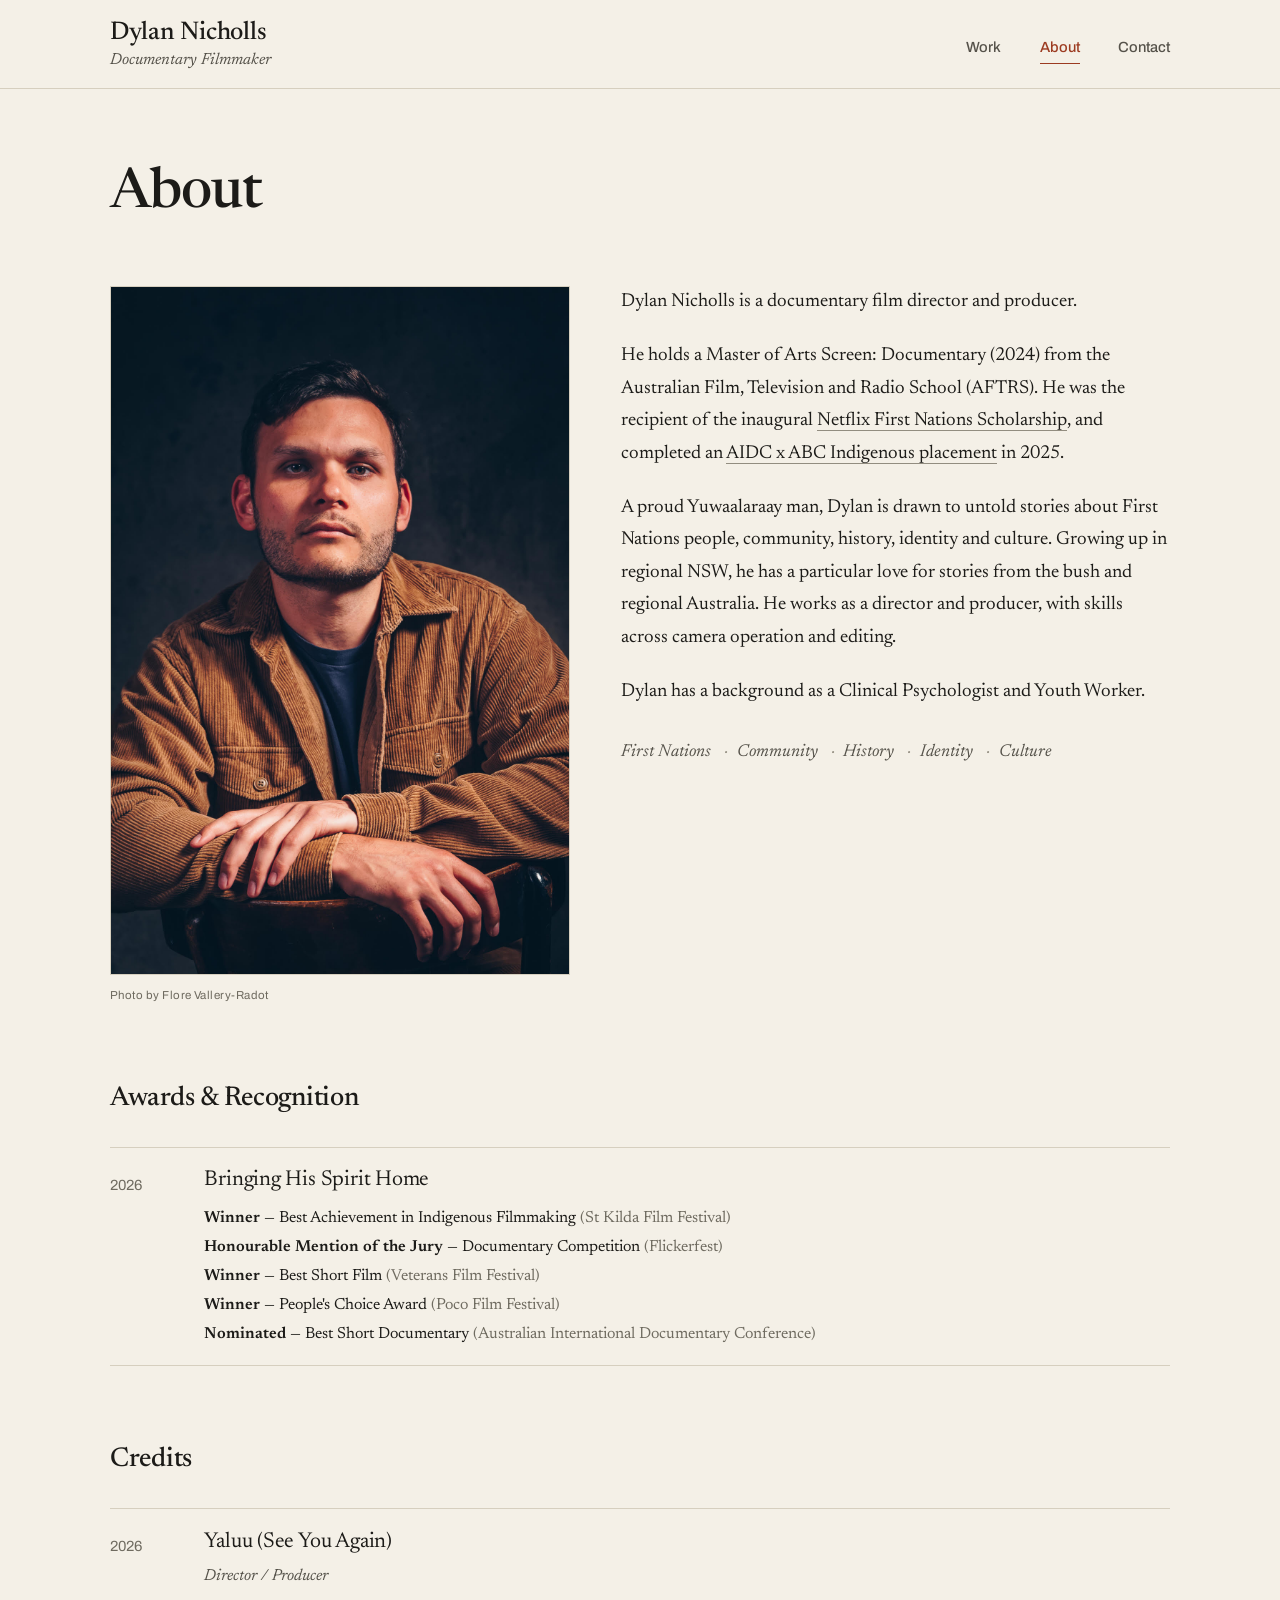
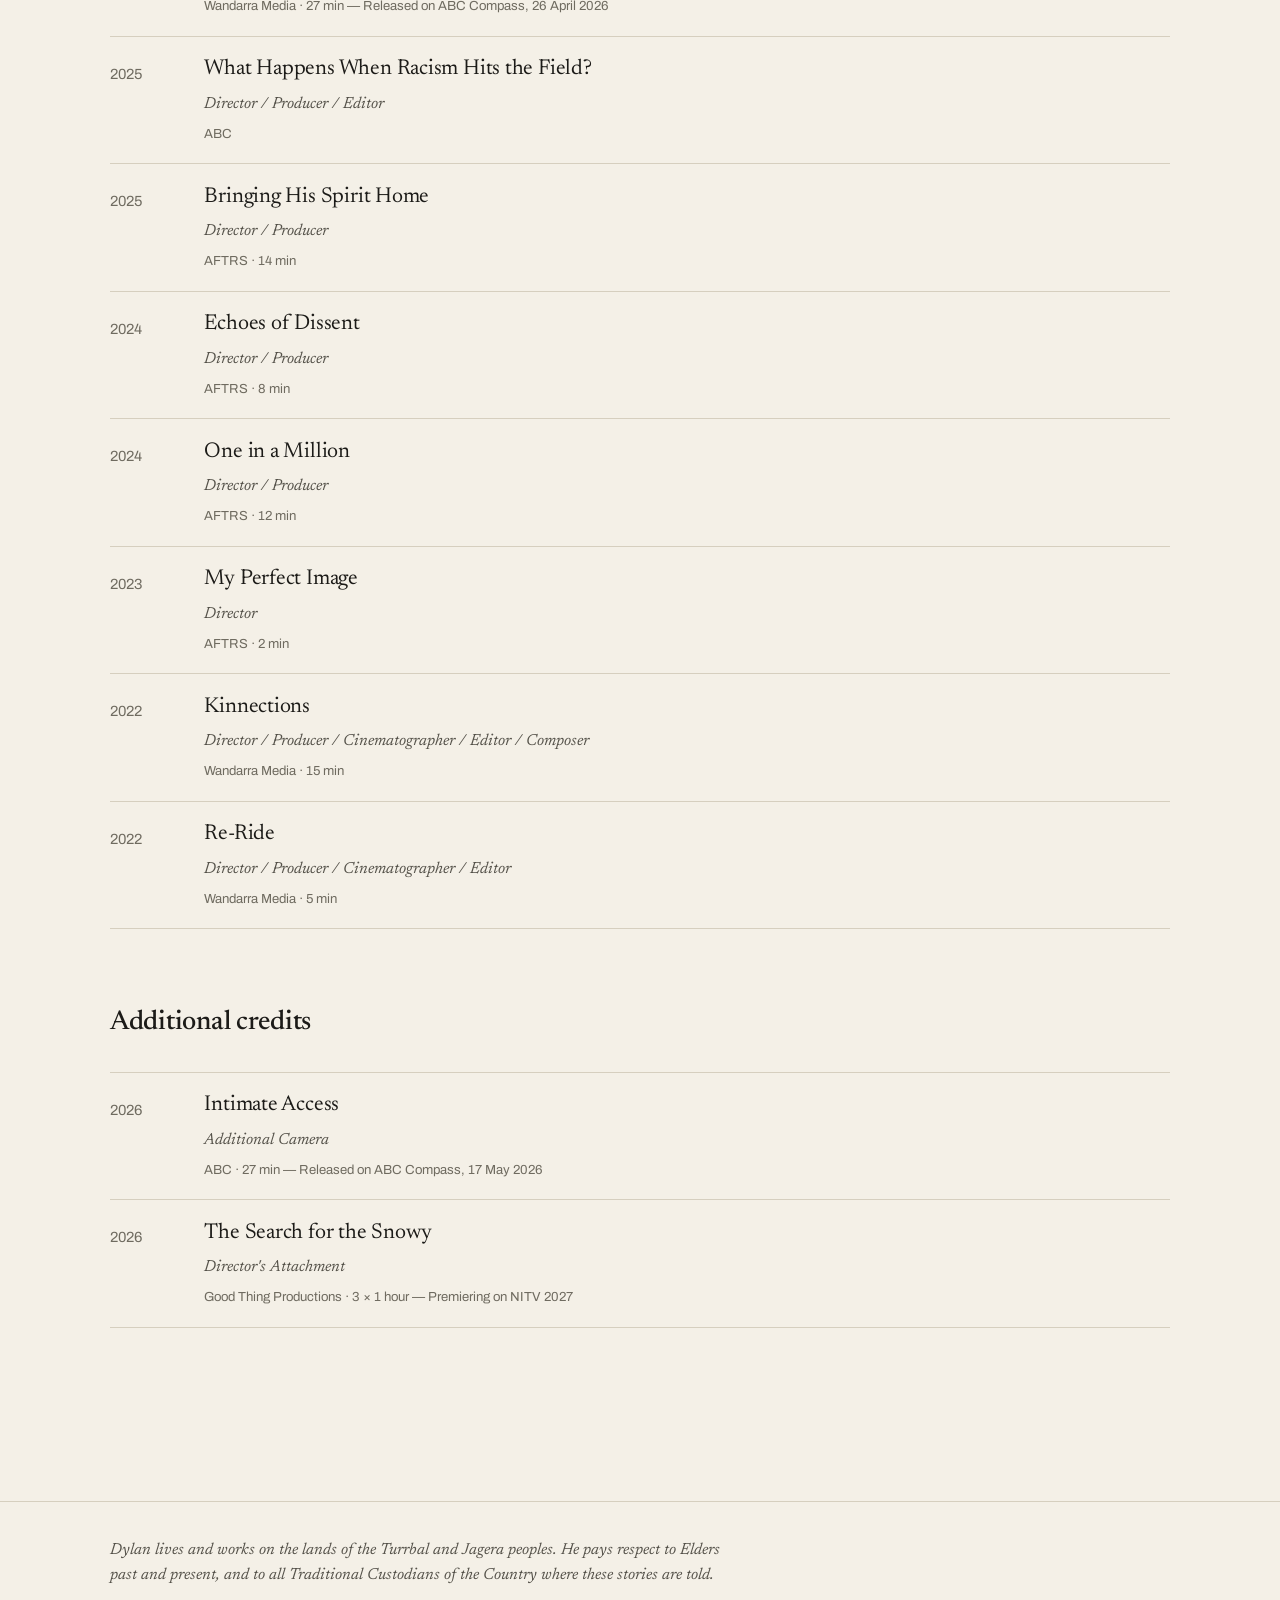
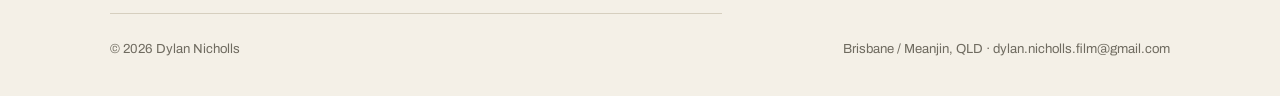
<file: about.html>
<!DOCTYPE html>
<html lang="en">
<head>
  <meta charset="UTF-8">
  <meta http-equiv="Cache-Control" content="no-cache">
  <meta name="viewport" content="width=device-width, initial-scale=1.0">
  <title>About — Dylan Nicholls</title>
  <meta name="description" content="Dylan Nicholls is a Yuwaalaraay documentary film director and producer, and founder of Wandarra Media. MA Screen: Documentary (AFTRS, 2024); inaugural Netflix First Nations Scholarship recipient.">

  <link rel="preconnect" href="https://fonts.googleapis.com">
  <link rel="preconnect" href="https://fonts.gstatic.com" crossorigin>
  <link href="https://fonts.googleapis.com/css2?family=Newsreader:ital,opsz,wght@0,6..72,400;0,6..72,500;0,6..72,600;1,6..72,400;1,6..72,500&family=Archivo:wght@400;500;600&display=swap" rel="stylesheet">
  <script>document.write('<link rel="stylesheet" href="css/style.css?v=' + Date.now() + '">');</script>
  <noscript><link rel="stylesheet" href="css/style.css"></noscript>
</head>
<body>
  <header class="site-header">
    <div class="wrap">
      <a class="brand" href="index.html">
        <span class="name">Dylan Nicholls</span>
        <span class="role">Documentary Filmmaker</span>
      </a>
      <nav class="main-nav" aria-label="Primary">
        <a href="index.html">Work</a>
        <a href="about.html" aria-current="page">About</a>
        <a href="contact.html">Contact</a>
      </nav>
    </div>
  </header>

  <main>
    <div class="wrap">
      <div class="page-head">
        <h1>About</h1>
      </div>

      <div class="about-intro">
        <div class="about-portrait">
          <img src="images/dylan-nicholls.jpg" alt="Portrait of Dylan Nicholls">
          <p class="photo-credit">Photo by Flore Vallery-Radot</p>
        </div>

      <div class="prose">
        <p>Dylan Nicholls is a documentary film director and producer.</p>

        <p>He holds a Master of Arts Screen: Documentary (2024) from the Australian Film, Television and Radio School (AFTRS). He was the recipient of the inaugural <a href="https://www.aftrs.edu.au/news/2023/aftrs-announces-first-three-recipients-of-netflix-indigenous-scholarship-fund/" target="_blank" rel="noopener">Netflix First Nations Scholarship</a>, and completed an <a href="https://www.abc.net.au/about/media-centre/press-releases/abc-aidc-names-recipient-of-2025-indigenous-documentary-placemen/105321792" target="_blank" rel="noopener">AIDC x ABC Indigenous placement</a> in 2025.</p>

        <p>A proud Yuwaalaraay man, Dylan is drawn to untold stories about First Nations people, community, history, identity and culture. Growing up in regional NSW, he has a particular love for stories from the bush and regional Australia. He works as a director and producer, with skills across camera operation and editing.</p>

        <p>Dylan has a background as a Clinical Psychologist and Youth Worker.</p>

        <div class="tags">
          <span>First Nations</span>
          <span>Community</span>
          <span>History</span>
          <span>Identity</span>
          <span>Culture</span>
        </div>
      </div>
      </div>

      <section class="credits">
        <h2>Awards &amp; Recognition</h2>
        <div id="awards-list"></div>
      </section>

      <section class="credits">
        <h2>Credits</h2>
        <div id="credits-list"></div>
      </section>

      <section class="credits">
        <h2>Additional credits</h2>
        <div id="extra-credits-list"></div>
      </section>
    </div>
  </main>

  <footer class="site-footer">
    <div class="wrap">
      <p class="acknowledgement">Dylan lives and works on the lands of the Turrbal and Jagera peoples. He pays respect to Elders past and present, and to all Traditional Custodians of the Country where these stories are told.</p>
      <div class="footer-row">
        <span>© <span id="yr"></span> Dylan Nicholls</span>
        <span>Brisbane / Meanjin, QLD · <a href="mailto:dylan.nicholls.film@gmail.com">dylan.nicholls.film@gmail.com</a></span>
      </div>
    </div>
  </footer>

  <!-- Load film data + renderer, cache-busted so your edits to films.js
       always show on reload (no stale cached copy). -->
  <script>
    (function () {
      var v = Date.now();
      document.write('<scr' + 'ipt src="js/films.js?v=' + v + '"><\/scr' + 'ipt>');
      document.write('<scr' + 'ipt src="js/main.js?v=' + v + '"><\/scr' + 'ipt>');
    })();
  </script>
  <script>document.getElementById("yr").textContent = new Date().getFullYear();</script>
</body>
</html>
</file>
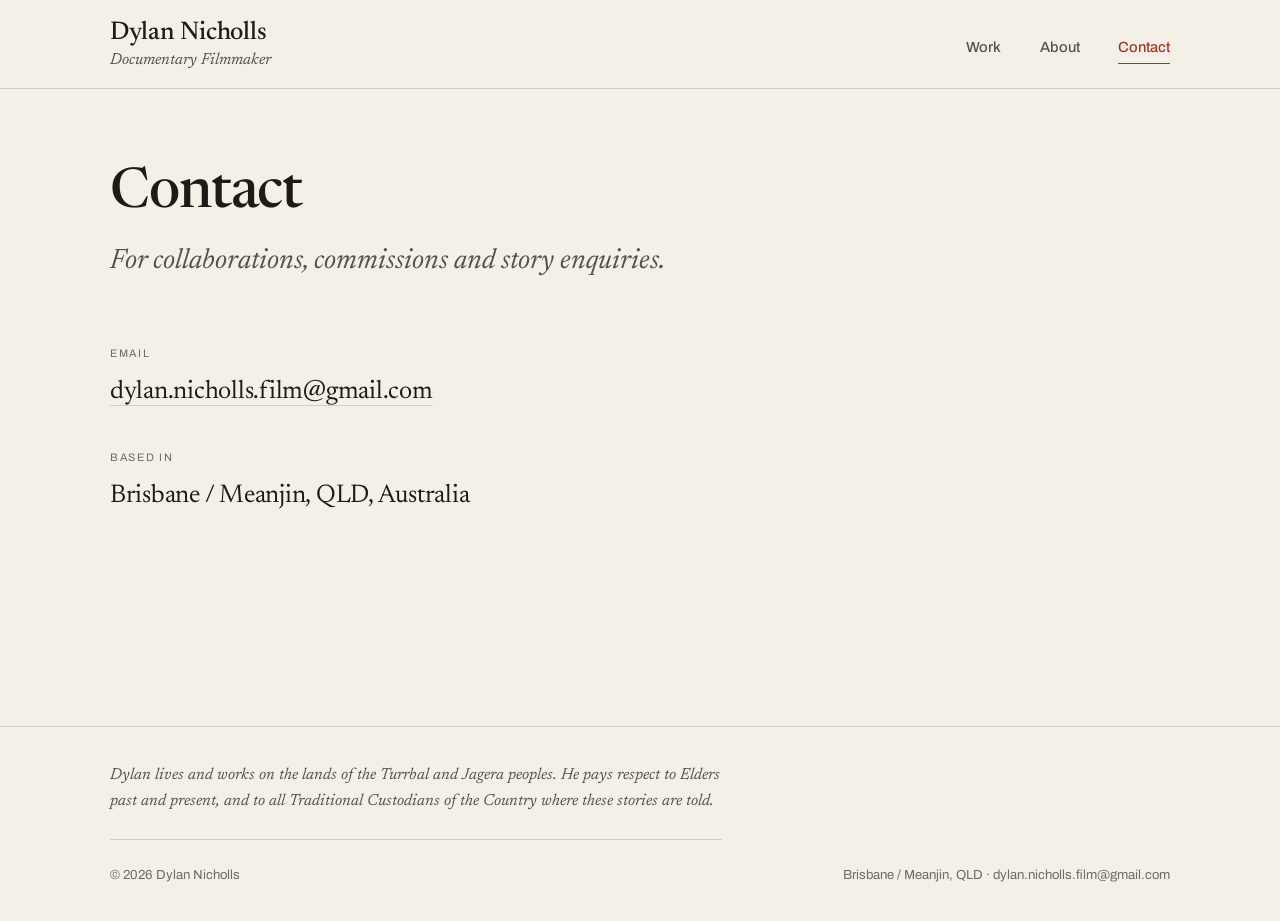
<file: contact.html>
<!DOCTYPE html>
<html lang="en">
<head>
  <meta charset="UTF-8">
  <meta http-equiv="Cache-Control" content="no-cache">
  <meta name="viewport" content="width=device-width, initial-scale=1.0">
  <title>Contact — Dylan Nicholls</title>
  <meta name="description" content="Get in touch with documentary filmmaker Dylan Nicholls. Based in Brisbane / Meanjin, QLD, Australia.">

  <link rel="preconnect" href="https://fonts.googleapis.com">
  <link rel="preconnect" href="https://fonts.gstatic.com" crossorigin>
  <link href="https://fonts.googleapis.com/css2?family=Newsreader:ital,opsz,wght@0,6..72,400;0,6..72,500;0,6..72,600;1,6..72,400;1,6..72,500&family=Archivo:wght@400;500;600&display=swap" rel="stylesheet">
  <script>document.write('<link rel="stylesheet" href="css/style.css?v=' + Date.now() + '">');</script>
  <noscript><link rel="stylesheet" href="css/style.css"></noscript>
</head>
<body>
  <header class="site-header">
    <div class="wrap">
      <a class="brand" href="index.html">
        <span class="name">Dylan Nicholls</span>
        <span class="role">Documentary Filmmaker</span>
      </a>
      <nav class="main-nav" aria-label="Primary">
        <a href="index.html">Work</a>
        <a href="about.html">About</a>
        <a href="contact.html" aria-current="page">Contact</a>
      </nav>
    </div>
  </header>

  <main>
    <div class="wrap">
      <div class="page-head">
        <h1>Contact</h1>
        <p>For collaborations, commissions and story enquiries.</p>
      </div>

      <div class="contact-block">
        <div class="contact-item">
          <div class="label">Email</div>
          <a class="value" href="mailto:dylan.nicholls.film@gmail.com">dylan.nicholls.film@gmail.com</a>
        </div>
        <div class="contact-item">
          <div class="label">Based in</div>
          <div class="value">Brisbane / Meanjin, QLD, Australia</div>
        </div>
      </div>
    </div>
  </main>

  <footer class="site-footer">
    <div class="wrap">
      <p class="acknowledgement">Dylan lives and works on the lands of the Turrbal and Jagera peoples. He pays respect to Elders past and present, and to all Traditional Custodians of the Country where these stories are told.</p>
      <div class="footer-row">
        <span>© <span id="yr"></span> Dylan Nicholls</span>
        <span>Brisbane / Meanjin, QLD · <a href="mailto:dylan.nicholls.film@gmail.com">dylan.nicholls.film@gmail.com</a></span>
      </div>
    </div>
  </footer>

  <script>document.getElementById("yr").textContent = new Date().getFullYear();</script>
</body>
</html>
</file>
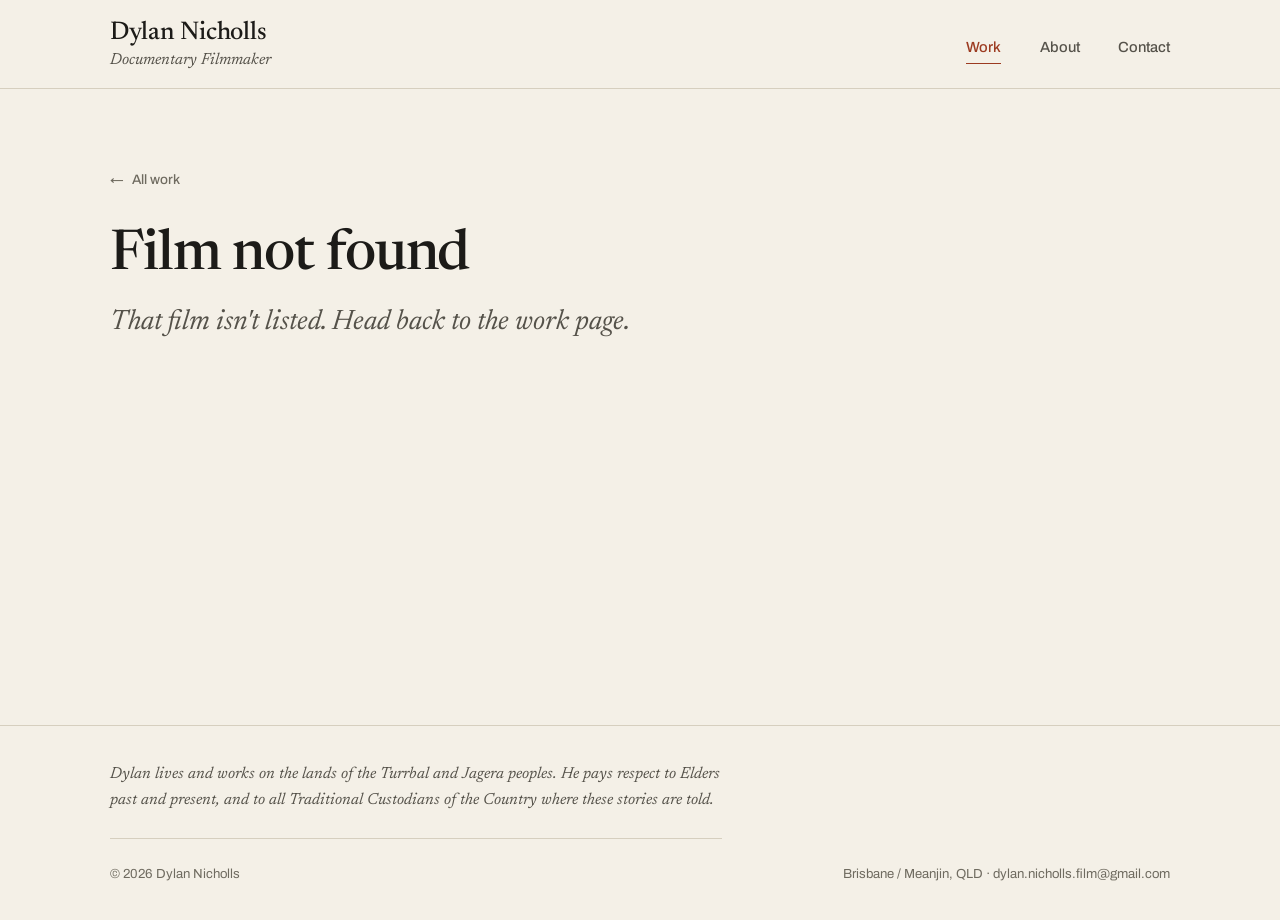
<file: film.html>
<!DOCTYPE html>
<html lang="en">
<head>
  <meta charset="UTF-8">
  <meta http-equiv="Cache-Control" content="no-cache">
  <meta name="viewport" content="width=device-width, initial-scale=1.0">
  <title>Film — Dylan Nicholls</title>
  <meta name="description" content="A documentary film by Dylan Nicholls.">

  <link rel="preconnect" href="https://fonts.googleapis.com">
  <link rel="preconnect" href="https://fonts.gstatic.com" crossorigin>
  <link href="https://fonts.googleapis.com/css2?family=Newsreader:ital,opsz,wght@0,6..72,400;0,6..72,500;0,6..72,600;1,6..72,400;1,6..72,500&family=Archivo:wght@400;500;600&display=swap" rel="stylesheet">
  <script>document.write('<link rel="stylesheet" href="css/style.css?v=' + Date.now() + '">');</script>
  <noscript><link rel="stylesheet" href="css/style.css"></noscript>
</head>
<body>
  <header class="site-header">
    <div class="wrap">
      <a class="brand" href="index.html">
        <span class="name">Dylan Nicholls</span>
        <span class="role">Documentary Filmmaker</span>
      </a>
      <nav class="main-nav" aria-label="Primary">
        <a href="index.html" aria-current="page">Work</a>
        <a href="about.html">About</a>
        <a href="contact.html">Contact</a>
      </nav>
    </div>
  </header>

  <main>
    <div class="wrap">
      <article id="film-detail"></article>
    </div>
  </main>

  <footer class="site-footer">
    <div class="wrap">
      <p class="acknowledgement">Dylan lives and works on the lands of the Turrbal and Jagera peoples. He pays respect to Elders past and present, and to all Traditional Custodians of the Country where these stories are told.</p>
      <div class="footer-row">
        <span>© <span id="yr"></span> Dylan Nicholls</span>
        <span>Brisbane / Meanjin, QLD · <a href="mailto:dylan.nicholls.film@gmail.com">dylan.nicholls.film@gmail.com</a></span>
      </div>
    </div>
  </footer>

  <!-- Load film data + renderer, cache-busted so your edits to films.js
       always show on reload (no stale cached copy). -->
  <script>
    (function () {
      var v = Date.now();
      document.write('<scr' + 'ipt src="js/films.js?v=' + v + '"><\/scr' + 'ipt>');
      document.write('<scr' + 'ipt src="js/main.js?v=' + v + '"><\/scr' + 'ipt>');
    })();
  </script>
  <script>document.getElementById("yr").textContent = new Date().getFullYear();</script>
</body>
</html>
</file>
<file: css/style.css>
/* =============================================================================
   DYLAN NICHOLLS — DOCUMENTARY FILMMAKER
   Editorial / print aesthetic — warm paper, ink, image-led.
   =========================================================================== */

:root {
  --paper:   #f4f0e7;   /* warm off-white ground */
  --paper-2: #ebe5d8;   /* recessed wells (players, placeholders) */
  --ink:     #1c1b18;   /* near-black, warm */
  --ink-2:   #55524a;   /* secondary text */
  --muted:   #6f6b60;   /* metadata */
  --faint:   #97928574; /* hairline-adjacent labels */
  --faint-s: #928d80;   /* solid faint text */
  --line:    #d6cfbf;   /* warm hairline */
  --accent:  #9c3b21;   /* rust — used sparingly for interaction */

  --max: 1180px;

  /* Type.
     --display drives the big headlines (name, page titles, film titles,
     section headings). --serif is the reading/body face. --sans is for
     labels, nav and metadata. Swap --display to change the site's voice. */
  --display: "Newsreader", Georgia, "Times New Roman", serif;
  --serif:   "Newsreader", Georgia, "Times New Roman", serif;
  --sans:    "Archivo", system-ui, -apple-system, BlinkMacSystemFont, sans-serif;

  color-scheme: light;
}

* { box-sizing: border-box; }
html { -webkit-text-size-adjust: 100%; }

body {
  margin: 0;
  background: var(--paper);
  color: var(--ink);
  font-family: var(--serif);
  font-size: 18px;
  line-height: 1.65;
  font-optical-sizing: auto;
  -webkit-font-smoothing: antialiased;
  text-rendering: optimizeLegibility;
}

img { max-width: 100%; display: block; }
a { color: inherit; text-decoration: none; }
::selection { background: rgba(156, 59, 33, 0.16); }

.wrap {
  width: 100%;
  max-width: var(--max);
  margin: 0 auto;
  padding-inline: clamp(1.25rem, 5vw, 3.75rem);
}

/* ---- Masthead ----------------------------------------------------------- */
.site-header {
  position: sticky;
  top: 0;
  z-index: 20;
  background: rgba(244, 240, 231, 0.9);
  backdrop-filter: blur(8px);
  -webkit-backdrop-filter: blur(8px);
  border-bottom: 1px solid var(--line);
}
.site-header .wrap {
  display: flex;
  align-items: flex-end;
  justify-content: space-between;
  gap: 1.5rem;
  padding-block: 1.25rem;
  flex-wrap: wrap;
}
.brand { display: flex; flex-direction: column; line-height: 1.05; }
.brand .name {
  font-family: var(--display);
  font-weight: 500;
  font-size: 1.6rem;
  letter-spacing: -0.01em;
}
.brand .role {
  font-family: var(--serif);
  font-style: italic;
  font-size: 1rem;
  color: var(--ink-2);
  margin-top: 0.3rem;
}
nav.main-nav {
  display: flex;
  gap: clamp(1.2rem, 3vw, 2.4rem);
  font-family: var(--sans);
  font-size: 0.92rem;
  font-weight: 500;
  padding-bottom: 0.3rem;
}
nav.main-nav a {
  color: var(--ink-2);
  padding-bottom: 3px;
  border-bottom: 1.5px solid transparent;
  transition: color 0.18s ease, border-color 0.18s ease;
}
nav.main-nav a:hover { color: var(--ink); }
nav.main-nav a[aria-current="page"] {
  color: var(--accent);
  border-bottom-color: var(--accent);
}

/* ---- Page rhythm -------------------------------------------------------- */
main { padding-block: clamp(2.75rem, 6vw, 5.5rem); min-height: 60vh; }

.page-head { margin-bottom: clamp(2.5rem, 6vw, 4rem); }
.page-head h1 {
  font-family: var(--display);
  font-weight: 500;
  font-size: clamp(2.3rem, 5vw, 3.5rem);
  line-height: 1.0;
  letter-spacing: -0.02em;
  margin: 0;
}
.page-head p {
  font-style: italic;
  color: var(--ink-2);
  margin: 1.15rem 0 0;
  font-size: clamp(1.4rem, 2.3vw, 1.75rem);
  line-height: 1.45;
}

/* ---- Work grid ---------------------------------------------------------- */
.grid {
  display: grid;
  grid-template-columns: repeat(2, 1fr);
  gap: clamp(2rem, 4vw, 3.5rem) clamp(2rem, 4vw, 3.25rem);
}
@media (max-width: 680px) { .grid { grid-template-columns: 1fr; } }

.card { display: block; }
.card .thumb {
  position: relative;
  aspect-ratio: 16 / 9;
  overflow: hidden;
  background: var(--paper-2);
  border: 1px solid var(--line);
}
.card .thumb img {
  width: 100%;
  height: 100%;
  object-fit: cover;
  transition: transform 0.7s cubic-bezier(0.2, 0.7, 0.2, 1);
}
.card:hover .thumb img { transform: scale(1.035); }

.thumb.placeholder {
  display: flex;
  align-items: center;
  justify-content: center;
  text-align: center;
  padding: 1.5rem;
}
.thumb.placeholder span {
  font-family: var(--serif);
  font-style: italic;
  font-size: 1.15rem;
  color: var(--faint-s);
}
.thumb .badge {
  position: absolute;
  left: 0;
  bottom: 0;
  z-index: 2;
  font-family: var(--sans);
  font-size: 0.62rem;
  font-weight: 600;
  letter-spacing: 0.14em;
  text-transform: uppercase;
  color: var(--paper);
  background: var(--ink);
  padding: 0.32rem 0.6rem;
}
.thumb.placeholder .badge { position: static; margin-top: 1rem; }

.card .meta { padding-top: 1rem; }
.card .meta h2 {
  font-family: var(--display);
  font-weight: 500;
  font-size: 1.5rem;
  margin: 0;
  line-height: 1.12;
  letter-spacing: -0.01em;
  transition: color 0.18s ease;
}
.card:hover .meta h2 { color: var(--accent); }
.card .meta h2 span { color: var(--muted) !important; font-weight: 400; }
.card .meta .sub {
  font-style: italic;
  color: var(--ink-2);
  font-size: 1rem;
  margin-top: 0.35rem;
}

/* ---- Commission / work-with-me band (home) ----------------------------- */
.commission {
  margin-top: clamp(3.5rem, 8vw, 6rem);
  border-top: 2px solid var(--ink);
  padding-top: clamp(2.25rem, 5vw, 3.25rem);
  max-width: 780px;
}
.commission h2 {
  font-family: var(--display);
  font-weight: 500;
  font-size: clamp(1.9rem, 4.5vw, 2.8rem);
  letter-spacing: -0.02em;
  line-height: 1.02;
  margin: 0 0 1.1rem;
}
.commission p {
  font-size: clamp(1.15rem, 2vw, 1.4rem);
  line-height: 1.55;
  color: var(--ink-2);
  margin: 0 0 1.85rem;
}
.commission-cta {
  display: inline-flex;
  align-items: center;
  gap: 0.5rem;
  font-family: var(--sans);
  font-size: 0.98rem;
  font-weight: 500;
  color: var(--ink);
  border-bottom: 1.5px solid var(--accent);
  padding-bottom: 3px;
  transition: color 0.18s ease, gap 0.18s ease;
}
.commission-cta:hover { color: var(--accent); gap: 0.85rem; }

/* ---- Film detail -------------------------------------------------------- */
.back {
  display: inline-flex;
  align-items: center;
  gap: 0.5rem;
  font-family: var(--sans);
  color: var(--muted);
  font-size: 0.85rem;
  font-weight: 500;
  margin-bottom: 2.25rem;
  transition: color 0.18s ease;
}
.back:hover { color: var(--accent); }
.back .arrow { transition: transform 0.18s ease; }
.back:hover .arrow { transform: translateX(-3px); }

.player {
  position: relative;
  aspect-ratio: 16 / 9;
  background: var(--paper-2);
  border: 1px solid var(--line);
  overflow: hidden;
}
.player iframe { width: 100%; height: 100%; border: 0; display: block; }
.player.placeholder {
  display: flex;
  align-items: center;
  justify-content: center;
  text-align: center;
  padding: 2rem;
}
.player-note {
  margin: 0.8rem 0 0;
  font-family: var(--sans);
  font-size: 0.72rem;
  letter-spacing: 0.14em;
  text-transform: uppercase;
  color: var(--muted);
}
.watch-btn {
  font-family: var(--sans);
  font-size: 0.85rem;
  font-weight: 500;
  color: var(--ink);
  border: 1px solid var(--ink);
  padding: 0.8rem 1.6rem;
  transition: background 0.2s ease, color 0.2s ease;
}
.watch-btn:hover { background: var(--ink); color: var(--paper); }

.film-body {
  display: grid;
  grid-template-columns: 1.7fr 1fr;
  gap: clamp(2rem, 5vw, 4.5rem);
  margin-top: clamp(2rem, 5vw, 3.25rem);
}
@media (max-width: 720px) { .film-body { grid-template-columns: 1fr; } }

.film-body h1 {
  font-family: var(--display);
  font-weight: 500;
  font-size: clamp(2.2rem, 5.5vw, 3.6rem);
  line-height: 1.0;
  letter-spacing: -0.02em;
  margin: 0 0 0.5rem;
}
.film-body .year {
  font-family: var(--sans);
  color: var(--muted);
  font-size: 0.95rem;
  letter-spacing: 0.02em;
}
.film-body .synopsis { margin-top: 1.6rem; color: var(--ink); }
.film-body .synopsis p { margin: 0 0 1.1rem; }
.film-body .synopsis p:first-child { font-size: 1.3rem; line-height: 1.5; color: var(--ink); }

.filmfacts { border-top: 2px solid var(--ink); padding-top: 1.4rem; }
.filmfacts dl { margin: 0; display: grid; gap: 1.2rem; }
.filmfacts dt {
  font-family: var(--sans);
  font-size: 0.66rem;
  letter-spacing: 0.16em;
  text-transform: uppercase;
  color: var(--muted);
  margin-bottom: 0.25rem;
}
.filmfacts dd { margin: 0; color: var(--ink); font-size: 1.05rem; line-height: 1.4; }
.filmfacts .fact-link {
  color: var(--ink);
  border-bottom: 1px solid var(--accent);
  padding-bottom: 1px;
  transition: color 0.18s ease;
}
.filmfacts .fact-link:hover { color: var(--accent); }

/* ---- Achievements ------------------------------------------------------- */
.achievements {
  margin-top: clamp(2.75rem, 6vw, 4.5rem);
  border-top: 1px solid var(--line);
  padding-top: clamp(1.8rem, 4vw, 2.5rem);
}
.achievements h2,
.film-credits h2 {
  font-family: var(--display);
  font-weight: 500;
  font-size: 1.7rem;
  letter-spacing: -0.01em;
  margin: 0 0 1.6rem;
}
.ach-list { list-style: none; margin: 0; padding: 0; max-width: 720px; }
.ach-list li {
  display: flex;
  justify-content: space-between;
  align-items: baseline;
  gap: 1.5rem;
  padding: 0.8rem 0;
  border-bottom: 1px solid var(--line);
}
.ach-list li:first-child { border-top: 1px solid var(--line); }
.ach-label { color: var(--ink); font-size: 1.08rem; line-height: 1.4; }
.ach-label strong { font-weight: 600; }
.ach-meta {
  font-family: var(--sans);
  color: var(--muted);
  font-size: 0.85rem;
  text-align: right;
  white-space: nowrap;
  flex-shrink: 0;
}
.ach-sub {
  font-family: var(--serif);
  font-style: italic;
  font-weight: 400;
  font-size: 1.3rem;
  color: var(--ink);
  margin: 2.4rem 0 0.5rem;
}
@media (max-width: 520px) {
  .ach-list li { flex-direction: column; gap: 0.2rem; }
  .ach-meta { text-align: left; white-space: normal; }
}

/* ---- Full film credits (colophon) -------------------------------------- */
.film-credits {
  margin-top: clamp(2.75rem, 6vw, 4.5rem);
  border-top: 1px solid var(--line);
  padding-top: clamp(1.8rem, 4vw, 2.5rem);
  max-width: 680px;
}
.film-credits dl { margin: 0; }
.film-credits .fc-row {
  display: grid;
  grid-template-columns: 1fr 1fr;
  gap: 1rem;
  padding: 0.75rem 0;
  align-items: start;
  border-bottom: 1px solid var(--line);
}
.film-credits dt {
  font-family: var(--sans);
  font-size: 0.68rem;
  letter-spacing: 0.12em;
  text-transform: uppercase;
  color: var(--muted);
  line-height: 1.45;
}
.film-credits .fc-note { text-transform: none; letter-spacing: 0.01em; color: var(--faint-s); font-style: italic; }
.film-credits dd { margin: 0; color: var(--ink); font-size: 1.02rem; line-height: 1.5; }
.film-credits .fc-heading {
  font-family: var(--serif);
  font-style: italic;
  font-weight: 400;
  font-size: 1.25rem;
  color: var(--ink);
  margin: 1.8rem 0 0.5rem;
  padding-top: 1.4rem;
  border-top: 2px solid var(--ink);
}
@media (max-width: 480px) {
  .film-credits .fc-row { grid-template-columns: 1fr; gap: 0.2rem; }
}

/* ---- Prose (About / Contact) ------------------------------------------- */
.about-intro {
  display: grid;
  grid-template-columns: minmax(0, 460px) 1fr;
  gap: clamp(1.75rem, 4vw, 3.25rem);
  align-items: start;
  margin-bottom: clamp(2rem, 5vw, 3rem);
}
.about-portrait img { width: 100%; height: auto; display: block; border: 1px solid var(--line); }
.about-portrait .photo-credit {
  font-family: var(--sans);
  font-size: 0.72rem;
  letter-spacing: 0.04em;
  color: var(--muted);
  margin: 0.65rem 0 0;
}
@media (max-width: 720px) {
  .about-intro { grid-template-columns: 1fr; }
  .about-portrait { max-width: 460px; }
}

.prose { max-width: 60ch; font-size: 1.18rem; line-height: 1.72; color: var(--ink); }
.prose p { margin: 0 0 1.35rem; }
.prose a {
  color: var(--ink);
  border-bottom: 1px solid var(--faint-s);
  transition: color 0.18s ease, border-color 0.18s ease;
}
.prose a:hover { color: var(--accent); border-bottom-color: var(--accent); }
.prose strong { font-weight: 600; }

.tags {
  display: flex;
  flex-wrap: wrap;
  gap: 0.15rem 0.55rem;
  margin: 1.85rem 0 0;
  font-family: var(--serif);
  font-style: italic;
  font-size: 1.08rem;
  color: var(--ink-2);
}
.tags span:not(:last-child)::after { content: " ·"; color: var(--faint-s); margin-left: 0.55rem; }

/* ---- Credits list (About) ---------------------------------------------- */
.credits { margin-top: clamp(2.75rem, 6vw, 4.5rem); }
.credits h2 {
  font-family: var(--display);
  font-weight: 500;
  font-size: 1.7rem;
  letter-spacing: -0.01em;
  margin: 0 0 1.6rem;
}
.credit {
  display: grid;
  grid-template-columns: 4.5rem 1fr;
  gap: 1.4rem;
  padding: 1.2rem 0;
  border-top: 1px solid var(--line);
}
.credit:last-child { border-bottom: 1px solid var(--line); }
.credit .yr { font-family: var(--sans); color: var(--muted); font-size: 0.92rem; padding-top: 0.35rem; }
.credit .ct .title {
  font-family: var(--display);
  font-size: 1.35rem;
  line-height: 1.15;
  letter-spacing: -0.01em;
  display: inline-block;
  border-bottom: 1px solid transparent;
  transition: border-color 0.18s ease, color 0.18s ease;
}
.credit .ct a.title:hover { color: var(--accent); border-bottom-color: var(--accent); }
.credit .ct .roles { font-style: italic; color: var(--ink-2); font-size: 1rem; margin-top: 0.3rem; }
.credit .ct .prod { font-family: var(--sans); color: var(--muted); font-size: 0.82rem; margin-top: 0.35rem; }
.award-lines { margin-top: 0.6rem; display: flex; flex-direction: column; gap: 0.4rem; }
.award-line { margin: 0; font-size: 1rem; line-height: 1.42; color: var(--ink); }
.award-line strong { font-weight: 600; }
.award-line .org { color: var(--muted); }
@media (max-width: 480px) {
  .credit { grid-template-columns: 1fr; gap: 0.35rem; }
}

/* ---- Contact ------------------------------------------------------------ */
.contact-block { margin-top: 0.5rem; }
.contact-item { margin-bottom: 2.25rem; }
.contact-item .label {
  font-family: var(--sans);
  font-size: 0.68rem;
  letter-spacing: 0.16em;
  text-transform: uppercase;
  color: var(--muted);
  margin-bottom: 0.5rem;
}
.contact-item .value { font-family: var(--display); font-size: clamp(1.25rem, 2.4vw, 1.6rem); letter-spacing: -0.01em; }
.contact-item a.value { border-bottom: 1px solid var(--line); transition: color 0.18s ease, border-color 0.18s ease; }
.contact-item a.value:hover { color: var(--accent); border-bottom-color: var(--accent); }

/* ---- Footer ------------------------------------------------------------- */
.site-footer { border-top: 1px solid var(--line); margin-top: clamp(3.5rem, 8vw, 6rem); }
.site-footer .wrap { padding-block: 2.25rem; }
.site-footer .acknowledgement {
  font-family: var(--serif);
  font-style: italic;
  color: var(--ink-2);
  font-size: 1rem;
  line-height: 1.6;
  max-width: 68ch;
  margin: 0 0 1.5rem;
  padding-bottom: 1.5rem;
  border-bottom: 1px solid var(--line);
}
.footer-row {
  display: flex;
  justify-content: space-between;
  align-items: center;
  flex-wrap: wrap;
  gap: 1rem;
  font-family: var(--sans);
  color: var(--muted);
  font-size: 0.82rem;
}
.site-footer a { border-bottom: 1px solid transparent; transition: color 0.18s ease, border-color 0.18s ease; }
.site-footer a:hover { color: var(--accent); border-bottom-color: var(--accent); }

/* ---- Reduced motion ----------------------------------------------------- */
@media (prefers-reduced-motion: reduce) {
  * { animation: none !important; transition: none !important; }
}
</file>
